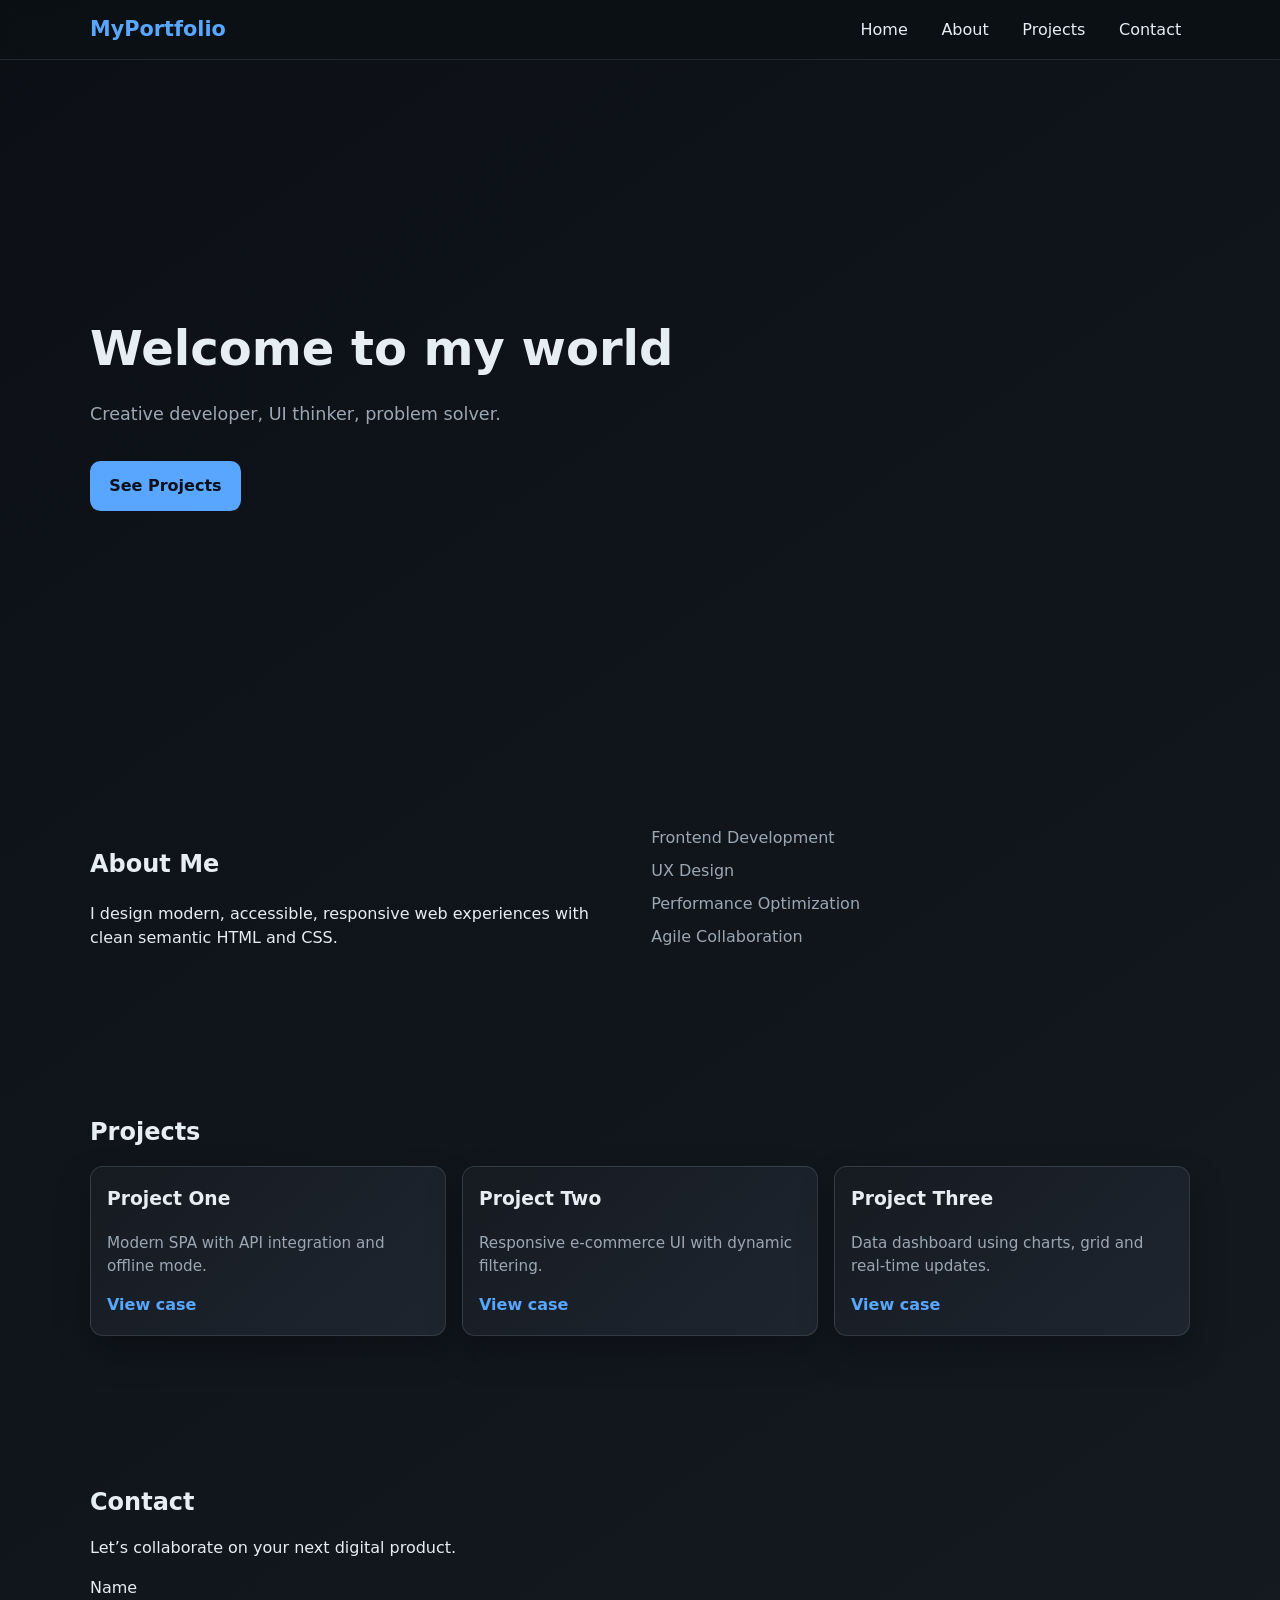
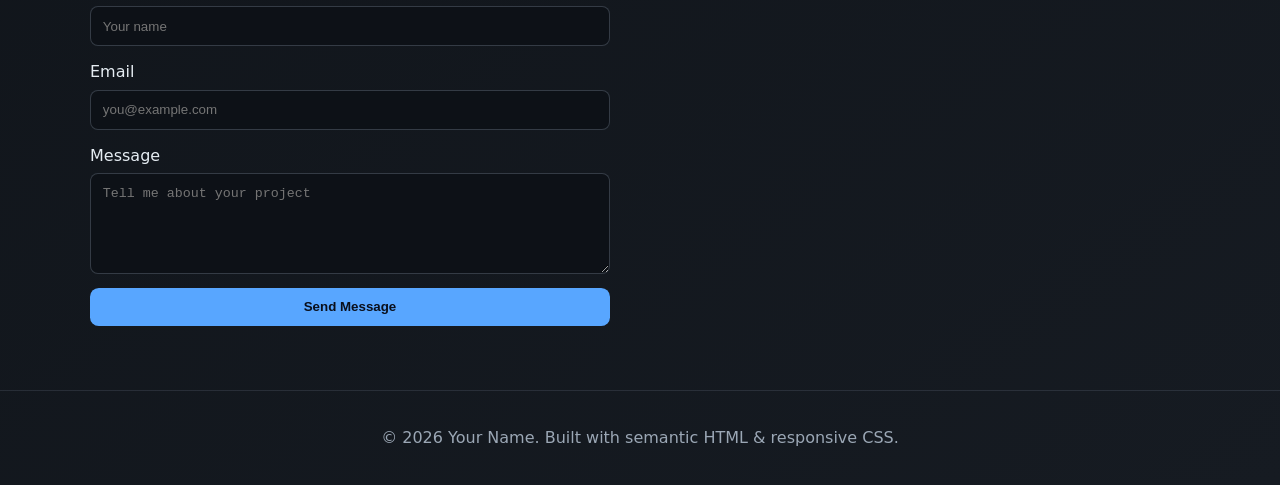
<file: assignment 14_3/task1/index.html>
<!DOCTYPE html>
<html lang="en">
<head>
  <meta charset="UTF-8" />
  <meta name="viewport" content="width=device-width, initial-scale=1.0" />
  <title>Portfolio</title>
  <link rel="stylesheet" href="styles.css" />
</head>
<body>
  <header class="site-header">
    <div class="container header-inner">
      <a class="brand" href="#home">MyPortfolio</a>
      <nav class="main-nav">
        <a href="#home">Home</a>
        <a href="#about">About</a>
        <a href="#projects">Projects</a>
        <a href="#contact">Contact</a>
      </nav>
      <button class="menu-toggle" aria-label="Toggle menu">☰</button>
    </div>
  </header>

  <main>
    <section id="home" class="section hero">
      <div class="container">
        <h1>Welcome to my world</h1>
        <p>Creative developer, UI thinker, problem solver.</p>
        <a class="cta" href="#projects">See Projects</a>
      </div>
    </section>

    <section id="about" class="section about">
      <div class="container about-grid">
        <div>
          <h2>About Me</h2>
          <p>I design modern, accessible, responsive web experiences with clean semantic HTML and CSS.</p>
        </div>
        <div>
          <ul>
            <li>Frontend Development</li>
            <li>UX Design</li>
            <li>Performance Optimization</li>
            <li>Agile Collaboration</li>
          </ul>
        </div>
      </div>
    </section>

    <section id="projects" class="section projects">
      <div class="container">
        <h2>Projects</h2>
        <div class="project-grid">
          <article class="project-card">
            <h3>Project One</h3>
            <p>Modern SPA with API integration and offline mode.</p>
            <a href="#">View case</a>
          </article>
          <article class="project-card">
            <h3>Project Two</h3>
            <p>Responsive e-commerce UI with dynamic filtering.</p>
            <a href="#">View case</a>
          </article>
          <article class="project-card">
            <h3>Project Three</h3>
            <p>Data dashboard using charts, grid and real-time updates.</p>
            <a href="#">View case</a>
          </article>
        </div>
      </div>
    </section>

    <section id="contact" class="section contact">
      <div class="container">
        <h2>Contact</h2>
        <p>Let’s collaborate on your next digital product.</p>
        <form class="contact-form">
          <label>
            Name
            <input type="text" placeholder="Your name" required />
          </label>
          <label>
            Email
            <input type="email" placeholder="you@example.com" required />
          </label>
          <label>
            Message
            <textarea rows="5" placeholder="Tell me about your project"></textarea>
          </label>
          <button type="submit">Send Message</button>
        </form>
      </div>
    </section>
  </main>

  <footer class="site-footer">
    <div class="container">
      <p>© 2026 Your Name. Built with semantic HTML & responsive CSS.</p>
    </div>
  </footer>
</body>
</html>
</file>
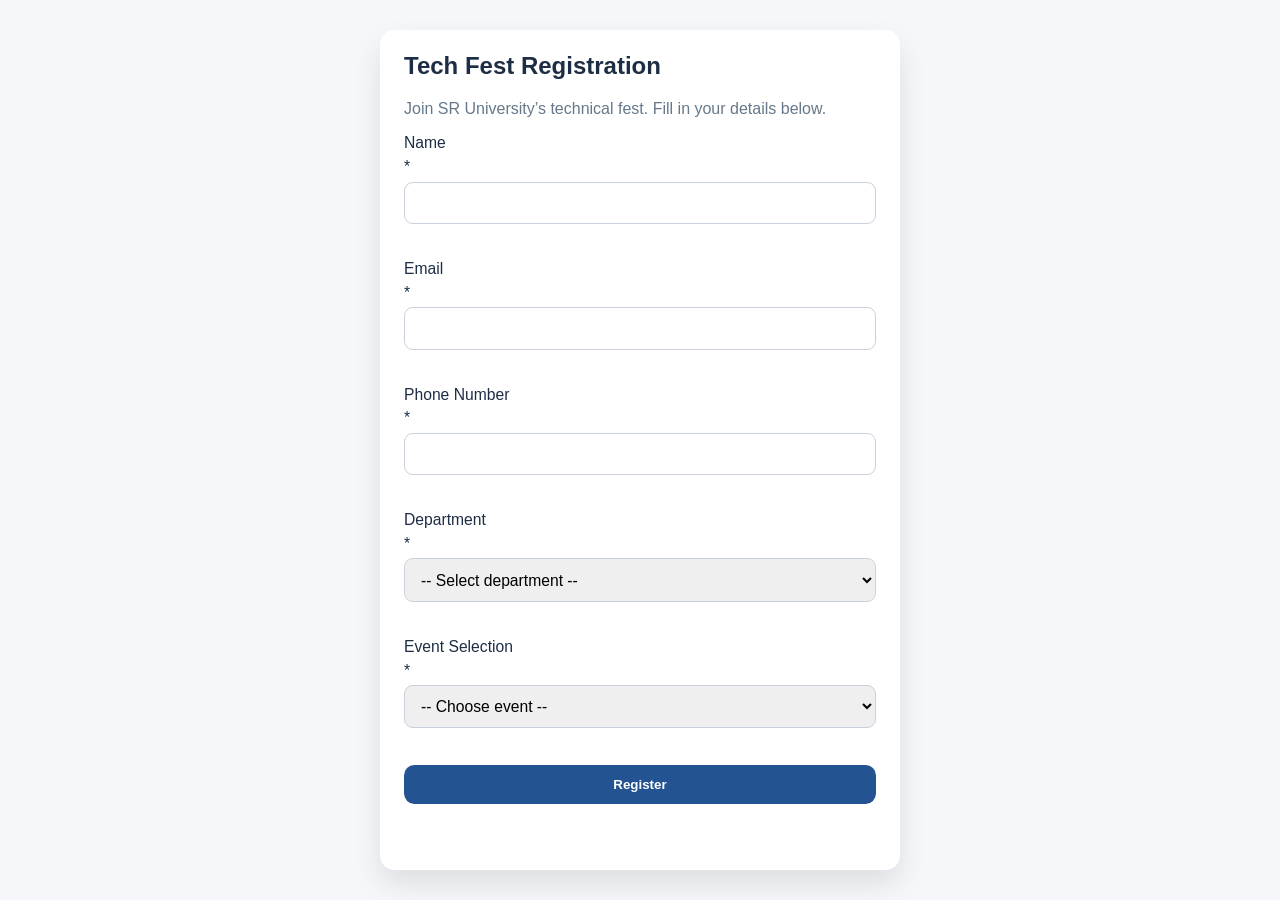
<file: assignment 14_3/task3/index.html>
<!DOCTYPE html>
<html lang="en">
<head>
  <meta charset="UTF-8" />
  <meta name="viewport" content="width=device-width, initial-scale=1.0" />
  <title>SR University Tech Fest Registration</title>
  <link rel="stylesheet" href="event-form.css" />
</head>
<body>
  <main class="page">
    <section class="card">
      <h1>Tech Fest Registration</h1>
      <p>Join SR University’s technical fest. Fill in your details below.</p>
      <form id="regForm" novalidate>
        <label>
          Name <span aria-hidden="true">*</span>
          <input type="text" id="name" name="name" required />
          <small class="error" id="nameError"></small>
        </label>

        <label>
          Email <span aria-hidden="true">*</span>
          <input type="email" id="email" name="email" required />
          <small class="error" id="emailError"></small>
        </label>

        <label>
          Phone Number <span aria-hidden="true">*</span>
          <input type="tel" id="phone" name="phone" inputmode="numeric" pattern="[0-9]*" required />
          <small class="error" id="phoneError"></small>
        </label>

        <label>
          Department <span aria-hidden="true">*</span>
          <select id="department" name="department" required>
            <option value="">-- Select department --</option>
            <option>Computer Science</option>
            <option>Electronics</option>
            <option>Mechanical</option>
            <option>Civil</option>
            <option>Information Technology</option>
          </select>
          <small class="error" id="deptError"></small>
        </label>

        <label>
          Event Selection <span aria-hidden="true">*</span>
          <select id="event" name="event" required>
            <option value="">-- Choose event --</option>
            <option>Code Championship</option>
            <option>Robotics Challenge</option>
            <option>UI/UX Hackathon</option>
            <option>AI Talk</option>
            <option>Startup Pitch</option>
          </select>
          <small class="error" id="eventError"></small>
        </label>

        <button type="submit">Register</button>
        <p id="successMessage" class="success" aria-live="polite"></p>
      </form>
    </section>
  </main>

  <script src="event-form.js"></script>
</body>
</html>
</file>
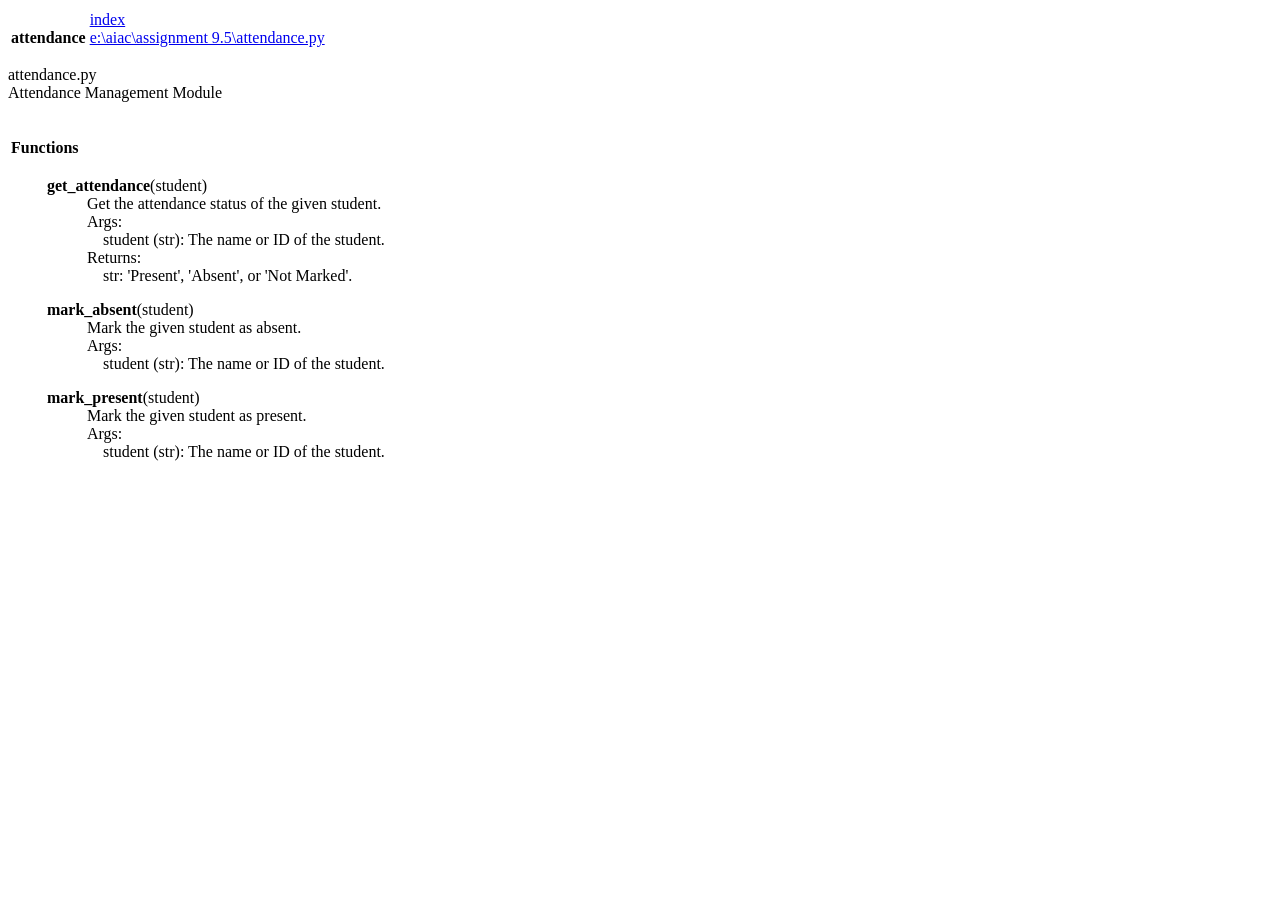
<file: assignment 9.5/attendance.html>
<!DOCTYPE html>
<html lang="en">
<head>
<meta charset="utf-8">
<title>Python: module attendance</title>
</head><body>

<table class="heading">
<tr class="heading-text decor">
<td class="title">&nbsp;<br><strong class="title">attendance</strong></td>
<td class="extra"><a href=".">index</a><br><a href="file:e%3A%5Caiac%5Cassignment%209.5%5Cattendance.py">e:\aiac\assignment 9.5\attendance.py</a></td></tr></table>
    <p><span class="code">attendance.py<br>
Attendance&nbsp;Management&nbsp;Module</span></p>
<p>
<table class="section">
<tr class="decor functions-decor heading-text">
<td class="section-title" colspan=3>&nbsp;<br><strong class="bigsection">Functions</strong></td></tr>
    
<tr><td class="decor functions-decor"><span class="code">&nbsp;&nbsp;&nbsp;&nbsp;&nbsp;&nbsp;</span></td><td>&nbsp;</td>
<td class="singlecolumn"><dl><dt><a name="-get_attendance"><strong>get_attendance</strong></a>(student)</dt><dd><span class="code">Get&nbsp;the&nbsp;attendance&nbsp;status&nbsp;of&nbsp;the&nbsp;given&nbsp;student.<br>
Args:<br>
&nbsp;&nbsp;&nbsp;&nbsp;student&nbsp;(str):&nbsp;The&nbsp;name&nbsp;or&nbsp;ID&nbsp;of&nbsp;the&nbsp;student.<br>
Returns:<br>
&nbsp;&nbsp;&nbsp;&nbsp;str:&nbsp;'Present',&nbsp;'Absent',&nbsp;or&nbsp;'Not&nbsp;Marked'.</span></dd></dl>
 <dl><dt><a name="-mark_absent"><strong>mark_absent</strong></a>(student)</dt><dd><span class="code">Mark&nbsp;the&nbsp;given&nbsp;student&nbsp;as&nbsp;absent.<br>
Args:<br>
&nbsp;&nbsp;&nbsp;&nbsp;student&nbsp;(str):&nbsp;The&nbsp;name&nbsp;or&nbsp;ID&nbsp;of&nbsp;the&nbsp;student.</span></dd></dl>
 <dl><dt><a name="-mark_present"><strong>mark_present</strong></a>(student)</dt><dd><span class="code">Mark&nbsp;the&nbsp;given&nbsp;student&nbsp;as&nbsp;present.<br>
Args:<br>
&nbsp;&nbsp;&nbsp;&nbsp;student&nbsp;(str):&nbsp;The&nbsp;name&nbsp;or&nbsp;ID&nbsp;of&nbsp;the&nbsp;student.</span></dd></dl>
</td></tr></table>
</body></html>
</file>
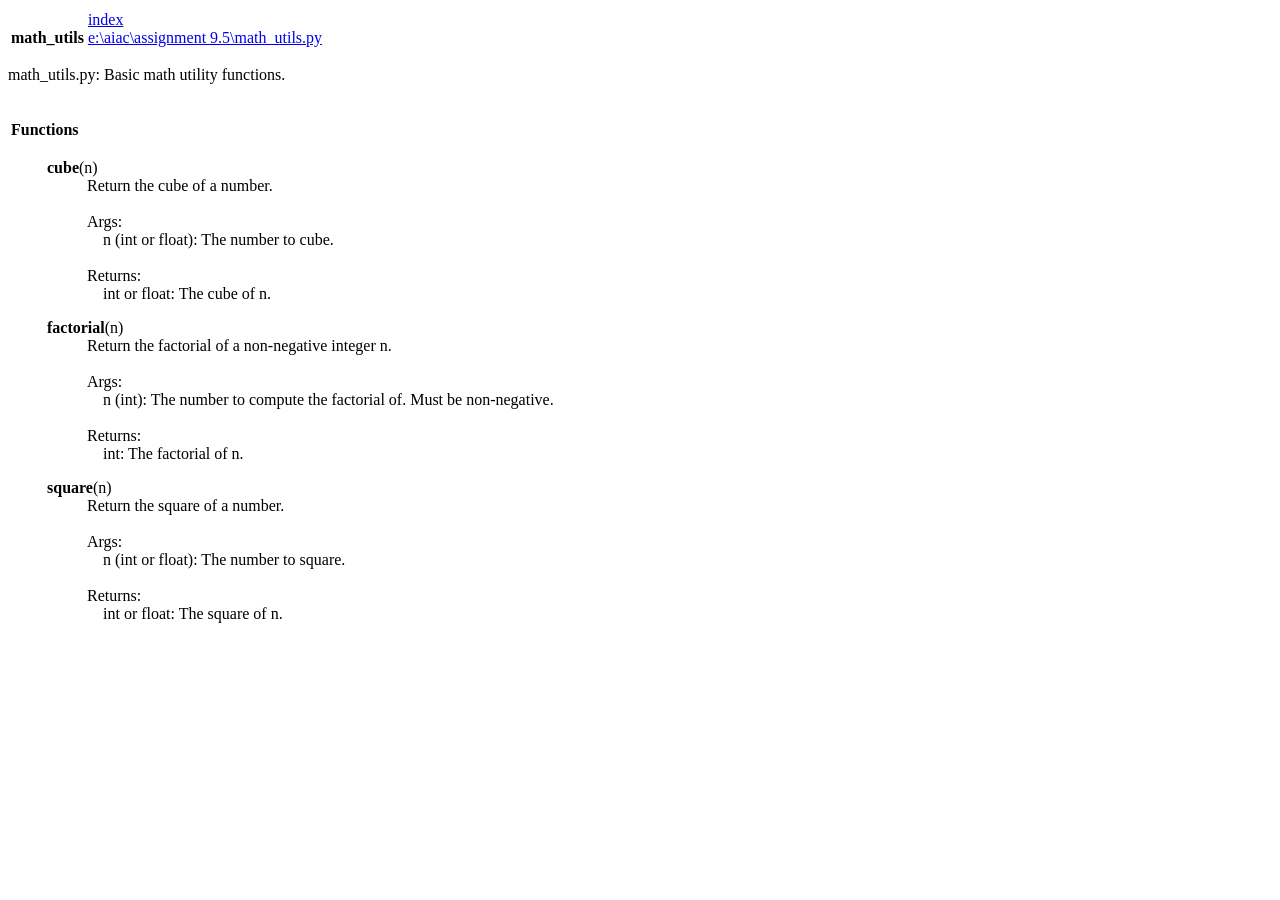
<file: assignment 9.5/math_utils.html>
<!DOCTYPE html>
<html lang="en">
<head>
<meta charset="utf-8">
<title>Python: module math_utils</title>
</head><body>

<table class="heading">
<tr class="heading-text decor">
<td class="title">&nbsp;<br><strong class="title">math_utils</strong></td>
<td class="extra"><a href=".">index</a><br><a href="file:e%3A%5Caiac%5Cassignment%209.5%5Cmath_utils.py">e:\aiac\assignment 9.5\math_utils.py</a></td></tr></table>
    <p><span class="code">math_utils.py:&nbsp;Basic&nbsp;math&nbsp;utility&nbsp;functions.</span></p>
<p>
<table class="section">
<tr class="decor functions-decor heading-text">
<td class="section-title" colspan=3>&nbsp;<br><strong class="bigsection">Functions</strong></td></tr>
    
<tr><td class="decor functions-decor"><span class="code">&nbsp;&nbsp;&nbsp;&nbsp;&nbsp;&nbsp;</span></td><td>&nbsp;</td>
<td class="singlecolumn"><dl><dt><a name="-cube"><strong>cube</strong></a>(n)</dt><dd><span class="code">Return&nbsp;the&nbsp;cube&nbsp;of&nbsp;a&nbsp;number.<br>
&nbsp;<br>
Args:<br>
&nbsp;&nbsp;&nbsp;&nbsp;n&nbsp;(int&nbsp;or&nbsp;float):&nbsp;The&nbsp;number&nbsp;to&nbsp;cube.<br>
&nbsp;<br>
Returns:<br>
&nbsp;&nbsp;&nbsp;&nbsp;int&nbsp;or&nbsp;float:&nbsp;The&nbsp;cube&nbsp;of&nbsp;n.</span></dd></dl>
 <dl><dt><a name="-factorial"><strong>factorial</strong></a>(n)</dt><dd><span class="code">Return&nbsp;the&nbsp;factorial&nbsp;of&nbsp;a&nbsp;non-negative&nbsp;integer&nbsp;n.<br>
&nbsp;<br>
Args:<br>
&nbsp;&nbsp;&nbsp;&nbsp;n&nbsp;(int):&nbsp;The&nbsp;number&nbsp;to&nbsp;compute&nbsp;the&nbsp;factorial&nbsp;of.&nbsp;Must&nbsp;be&nbsp;non-negative.<br>
&nbsp;<br>
Returns:<br>
&nbsp;&nbsp;&nbsp;&nbsp;int:&nbsp;The&nbsp;factorial&nbsp;of&nbsp;n.</span></dd></dl>
 <dl><dt><a name="-square"><strong>square</strong></a>(n)</dt><dd><span class="code">Return&nbsp;the&nbsp;square&nbsp;of&nbsp;a&nbsp;number.<br>
&nbsp;<br>
Args:<br>
&nbsp;&nbsp;&nbsp;&nbsp;n&nbsp;(int&nbsp;or&nbsp;float):&nbsp;The&nbsp;number&nbsp;to&nbsp;square.<br>
&nbsp;<br>
Returns:<br>
&nbsp;&nbsp;&nbsp;&nbsp;int&nbsp;or&nbsp;float:&nbsp;The&nbsp;square&nbsp;of&nbsp;n.</span></dd></dl>
</td></tr></table>
</body></html>
</file>
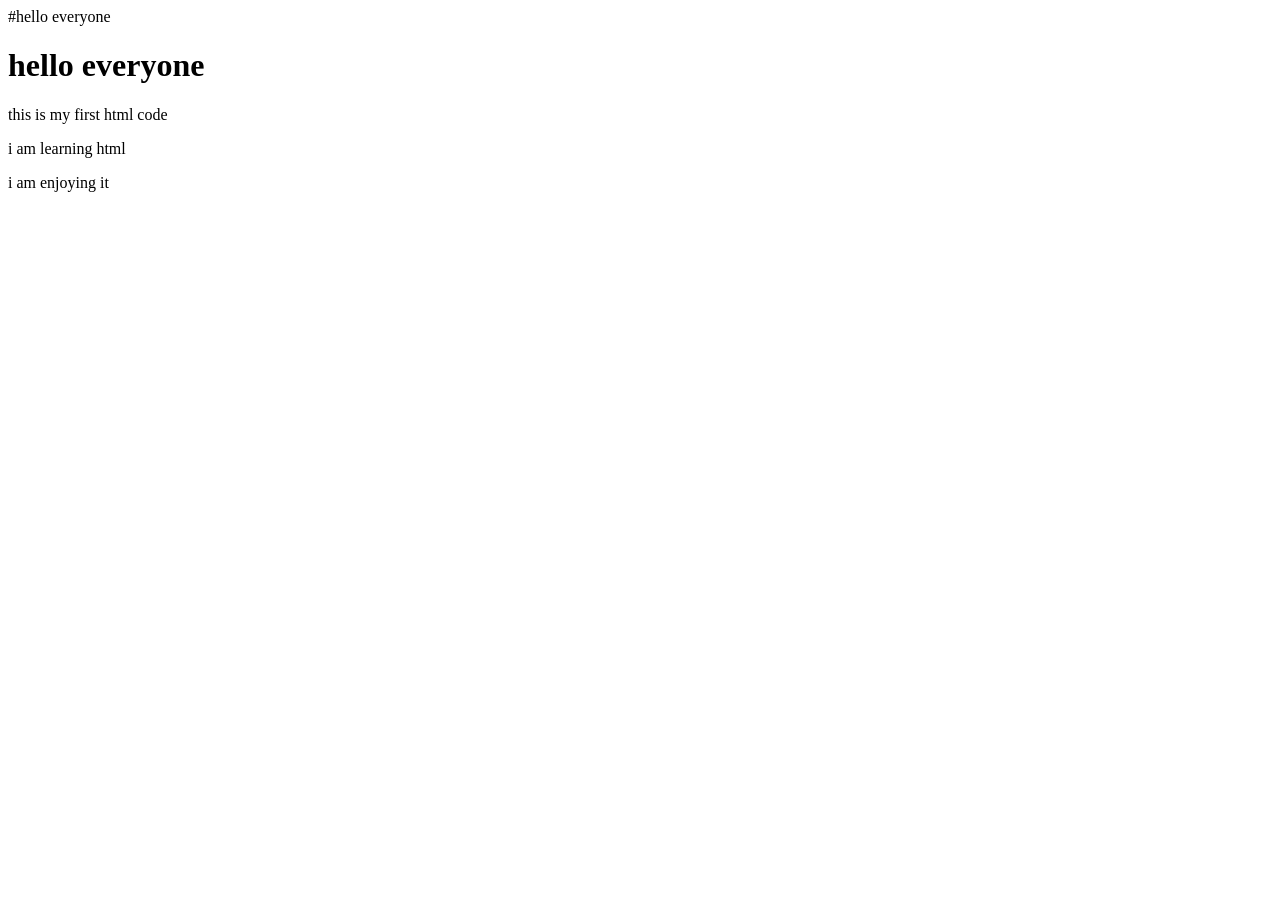
<file: assignment 19.3/task5/task5.html>
#hello everyone
<!DOCTYPE html>
<html lang="en">
<head>
    <meta charset="UTF-8">
    <meta http-equiv="X-UA-Compatible" content="IE=edge">
    <meta name="viewport" content="width=device-width, initial-scale=1.0">
    <title>Document</title>
</head>
<body>
    <h1>hello everyone</h1>
    <p>this is my first html code</p>
    <p>i am learning html</p>
    <p>i am enjoying it</p>
</body>
</html>
</file>
<file: assignment 14_3/task1/styles.css>
:root {
  --bg: #0d1117;
  --fg: #e6edf3;
  --muted: #9ba7b5;
  --accent: #58a6ff;
  --surface: #161b22;
  --shadow: rgba(0, 0, 0, 0.2);
  --radius: 0.8rem;
  --gap: 1.25rem;
  --max: 1100px;
}
*,
*::before,
*::after {
  box-sizing: border-box;
}
html {
  scroll-behavior: smooth;
}
body {
  margin: 0;
  font-family: Inter, system-ui, -apple-system, Segoe UI, sans-serif;
  background: linear-gradient(145deg, #0c1015, #161b22);
  color: var(--fg);
  line-height: 1.5;
}
.container {
  width: min(100% - 2rem, var(--max));
  margin: 0 auto;
}
.site-header {
  position: sticky;
  top: 0;
  z-index: 50;
  background: rgba(12, 16, 21, 0.88);
  backdrop-filter: blur(8px);
  border-bottom: 1px solid rgba(148, 163, 184, 0.16);
}
.header-inner {
  display: flex;
  align-items: center;
  justify-content: space-between;
  gap: 1rem;
  padding: 0.7rem 0;
}
.brand {
  color: var(--accent);
  font-weight: 700;
  text-decoration: none;
  font-size: 1.3rem;
}
.main-nav {
  display: flex;
  gap: 1rem;
}
.main-nav a {
  color: var(--fg);
  text-decoration: none;
  font-weight: 500;
  padding: 0.4rem 0.55rem;
  border-radius: 0.45rem;
}
.main-nav a:hover,
.main-nav a:focus-visible {
  background: rgba(88, 166, 255, 0.2);
}
.menu-toggle { display: none; }

.section {
  padding: 4rem 0;
}
.hero {
  min-height: 78vh;
  display: grid;
  place-items: center;
}
.hero h1 { margin: 0; font-size: clamp(2rem, 5vw, 3rem); }
.hero p { color: var(--muted); max-width: 44ch; font-size: 1.1rem; }
.cta {
  display: inline-block;
  margin-top: 1rem;
  background: var(--accent);
  color: #0a0f1b;
  padding: 0.8rem 1.2rem;
  border-radius: 0.65rem;
  text-decoration: none;
  font-weight: 600;
  transition: transform .24s ease, box-shadow .24s ease;
}
.cta:hover {
  transform: translateY(-2px);
  box-shadow: 0 12px 28px rgba(88,166,255,0.34);
}
.about-grid {
  display: grid;
  grid-template-columns: repeat(2, minmax(0, 1fr));
  gap: 1.4rem;
}
.about-grid ul {
  list-style: none;
  padding: 0;
  margin: 0;
}
.about-grid li {
  margin-bottom: 0.55rem;
  color: var(--muted);
}
.projects h2, .contact h2 { margin-bottom: 1rem; }
.project-grid {
  display: grid;
  gap: 1rem;
  grid-template-columns: repeat(auto-fit, minmax(220px, 1fr));
}
.project-card {
  background: linear-gradient(140deg, #161b22, #1e252f);
  border: 1px solid rgba(128, 146, 168, 0.24);
  border-radius: var(--radius);
  padding: 1.15rem 1rem;
  box-shadow: 0 16px 35px rgba(0,0,0,0.26);
  transition: transform .25s ease, box-shadow .25s ease, border-color .25s ease;
}
.project-card h3 { margin-top: 0; }
.project-card p { color: var(--muted); font-size: 0.95rem; }
.project-card a {
  color: var(--accent);
  text-decoration: none;
  font-weight: 600;
}
.project-card:hover,
.project-card:focus-within {
  transform: translateY(-5px);
  box-shadow: 0 24px 45px rgba(0,0,0,0.42);
  border-color: rgba(88, 166, 255, 0.76);
}
.contact-form {
  display: grid;
  gap: 0.85rem;
  max-width: 520px;
}
.contact-form label { display: grid; gap: 0.35rem; }
.contact-form input,
.contact-form textarea {
  width: 100%;
  border: 1px solid rgba(148, 163, 184, 0.29);
  border-radius: 0.5rem;
  padding: 0.74rem;
  background: #0d1117;
  color: var(--fg);
}
.contact-form button {
  border: 0;
  border-radius: 0.55rem;
  padding: 0.72rem 1rem;
  background: var(--accent);
  color: #0a0f1b;
  font-weight: 600;
  cursor: pointer;
}
.contact-form button:hover {
  filter: brightness(1.04);
}
.site-footer {
  border-top: 1px solid rgba(148, 163, 184, 0.16);
  text-align: center;
  padding: 1.2rem 0;
  color: var(--muted);
}
@media (max-width: 900px) {
  .about-grid { grid-template-columns: 1fr; }
}
@media (max-width: 720px) {
  .header-inner { flex-wrap: wrap; }
  .main-nav {
    flex-direction: column;
    gap: 0.5rem;
    width: 100%;
    display: none;
  }
  .main-nav a { width: 100%; }
  .menu-toggle { display: block; }
  .main-nav.show { display: flex; }
}
</file>
<file: assignment 14_3/task3/event-form.css>
:root {
  --bg: #f5f7fb;
  --card: #ffffff;
  --text: #1d2d44;
  --muted: #66788a;
  --error: #d32f2f;
  --success: #1e7e34;
  --accent: #235390;
}
*,*::before,*::after { box-sizing:border-box; }
html { scroll-behavior: smooth; }
body {
  margin: 0;
  font-family: "Segoe UI", Roboto, Arial, sans-serif;
  background: var(--bg);
  color: var(--text);
}
.page {
  min-height: 100vh;
  display: grid;
  place-items: center;
  padding: 1.5rem;
}
.card {
  width: min(100%, 520px);
  background: var(--card);
  box-shadow: 0 14px 30px rgba(0,0,0,.1);
  border-radius: 0.9rem;
  padding: 1.4rem 1.5rem;
}
.card h1 { margin-top: 0; }
.card p { color: var(--muted); }
form { display: grid; gap: 0.95rem; }
label { display: grid; gap: 0.35rem; font-size: 0.98rem; }
input, select {
  padding: 0.7rem 0.75rem;
  border: 1px solid #c8d1dc;
  border-radius: 0.55rem;
  font: inherit;
}
input:focus, select:focus {
  outline: 2px solid var(--accent);
  border-color: var(--accent);
}
button {
  border: none;
  background: var(--accent);
  color: white;
  padding: 0.75rem;
  border-radius: 0.65rem;
  font-weight: 600;
  cursor: pointer;
  transition: transform .18s ease, box-shadow .18s ease;
}
button:hover { transform: translateY(-1px); box-shadow: 0 10px 20px rgba(35,83,144,.2); }
.error {
  min-height: 1.1em;
  font-size: 0.87rem;
  color: var(--error);
  visibility: hidden;
}
.error.visible { visibility: visible; }
.success { color: var(--success); margin-top: 0.8rem; }
</file>
